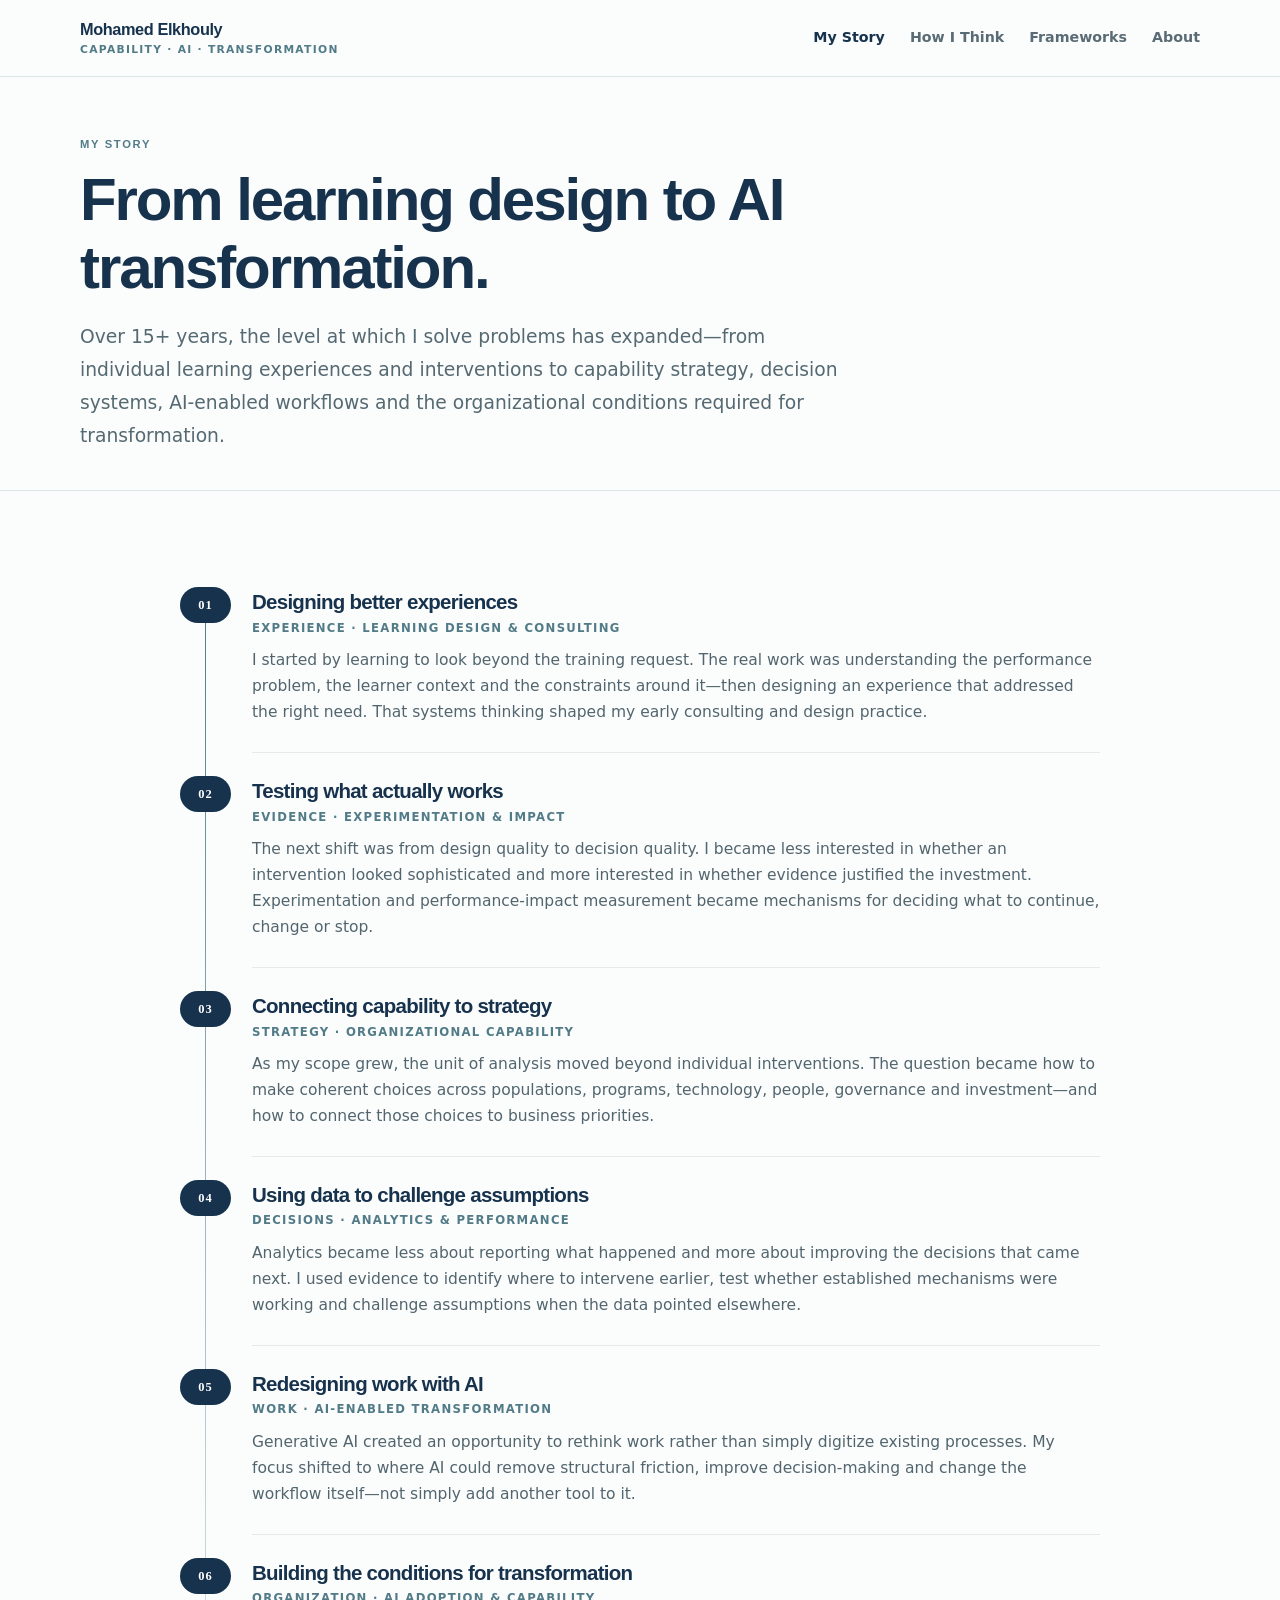
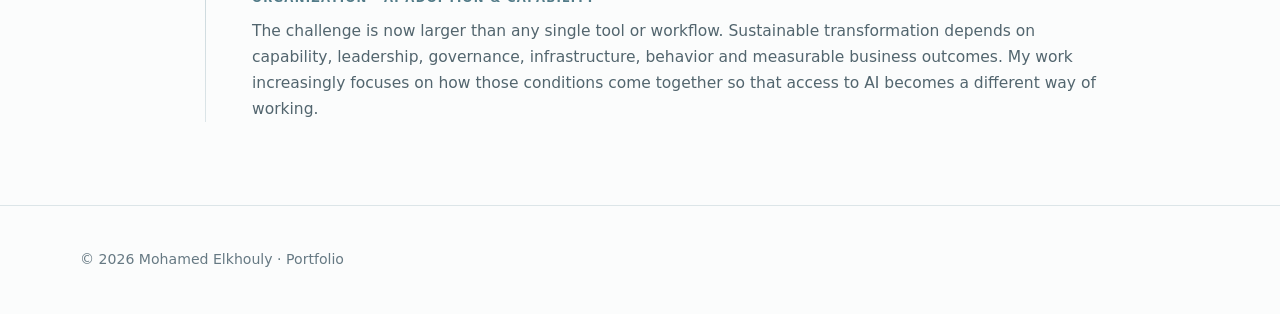
<file: index.html>
<!doctype html><html lang="en"><head><meta charset="utf-8"><meta name="viewport" content="width=device-width,initial-scale=1">
<meta name="description" content="Mohamed Elkhouly — Capability, AI and Organizational Transformation."><title>My Story | Mohamed Elkhouly</title><link rel="stylesheet" href="css/style.css"></head><body>
<header class="site-header"><div class="wrap nav"><a class="brand" href="index.html"><strong>Mohamed Elkhouly</strong><span>Capability · AI · Transformation</span></a><nav><a aria-current="page" href="index.html">My Story</a><a href="questions.html">How I Think</a><a href="try.html">Frameworks</a><a href="about.html">About</a></nav></div></header>
<main><section class="hero compact"><div class="wrap"><div class="eyebrow">My Story</div><h1>From learning design to AI transformation.</h1><p class="lead">Over 15+ years, the level at which I solve problems has expanded—from individual learning experiences and interventions to capability strategy, decision systems, AI-enabled workflows and the organizational conditions required for transformation.</p></div></section>
<section class="section"><div class="wrap"><div class="story-flow">
<article class="story-block" data-step="01"><h3>Designing better experiences</h3><div class="sub">Experience · Learning design & consulting</div><p>I started by learning to look beyond the training request. The real work was understanding the performance problem, the learner context and the constraints around it—then designing an experience that addressed the right need. That systems thinking shaped my early consulting and design practice.</p></article>
<article class="story-block" data-step="02"><h3>Testing what actually works</h3><div class="sub">Evidence · Experimentation & impact</div><p>The next shift was from design quality to decision quality. I became less interested in whether an intervention looked sophisticated and more interested in whether evidence justified the investment. Experimentation and performance-impact measurement became mechanisms for deciding what to continue, change or stop.</p></article>
<article class="story-block" data-step="03"><h3>Connecting capability to strategy</h3><div class="sub">Strategy · Organizational capability</div><p>As my scope grew, the unit of analysis moved beyond individual interventions. The question became how to make coherent choices across populations, programs, technology, people, governance and investment—and how to connect those choices to business priorities.</p></article>
<article class="story-block" data-step="04"><h3>Using data to challenge assumptions</h3><div class="sub">Decisions · Analytics & performance</div><p>Analytics became less about reporting what happened and more about improving the decisions that came next. I used evidence to identify where to intervene earlier, test whether established mechanisms were working and challenge assumptions when the data pointed elsewhere.</p></article>
<article class="story-block" data-step="05"><h3>Redesigning work with AI</h3><div class="sub">Work · AI-enabled transformation</div><p>Generative AI created an opportunity to rethink work rather than simply digitize existing processes. My focus shifted to where AI could remove structural friction, improve decision-making and change the workflow itself—not simply add another tool to it.</p></article>
<article class="story-block" data-step="06"><h3>Building the conditions for transformation</h3><div class="sub">Organization · AI adoption & capability</div><p>The challenge is now larger than any single tool or workflow. Sustainable transformation depends on capability, leadership, governance, infrastructure, behavior and measurable business outcomes. My work increasingly focuses on how those conditions come together so that access to AI becomes a different way of working.</p></article>
</div></div></section></main>
<footer><div class="wrap">© 2026 Mohamed Elkhouly · Portfolio</div></footer></body></html>
</file>
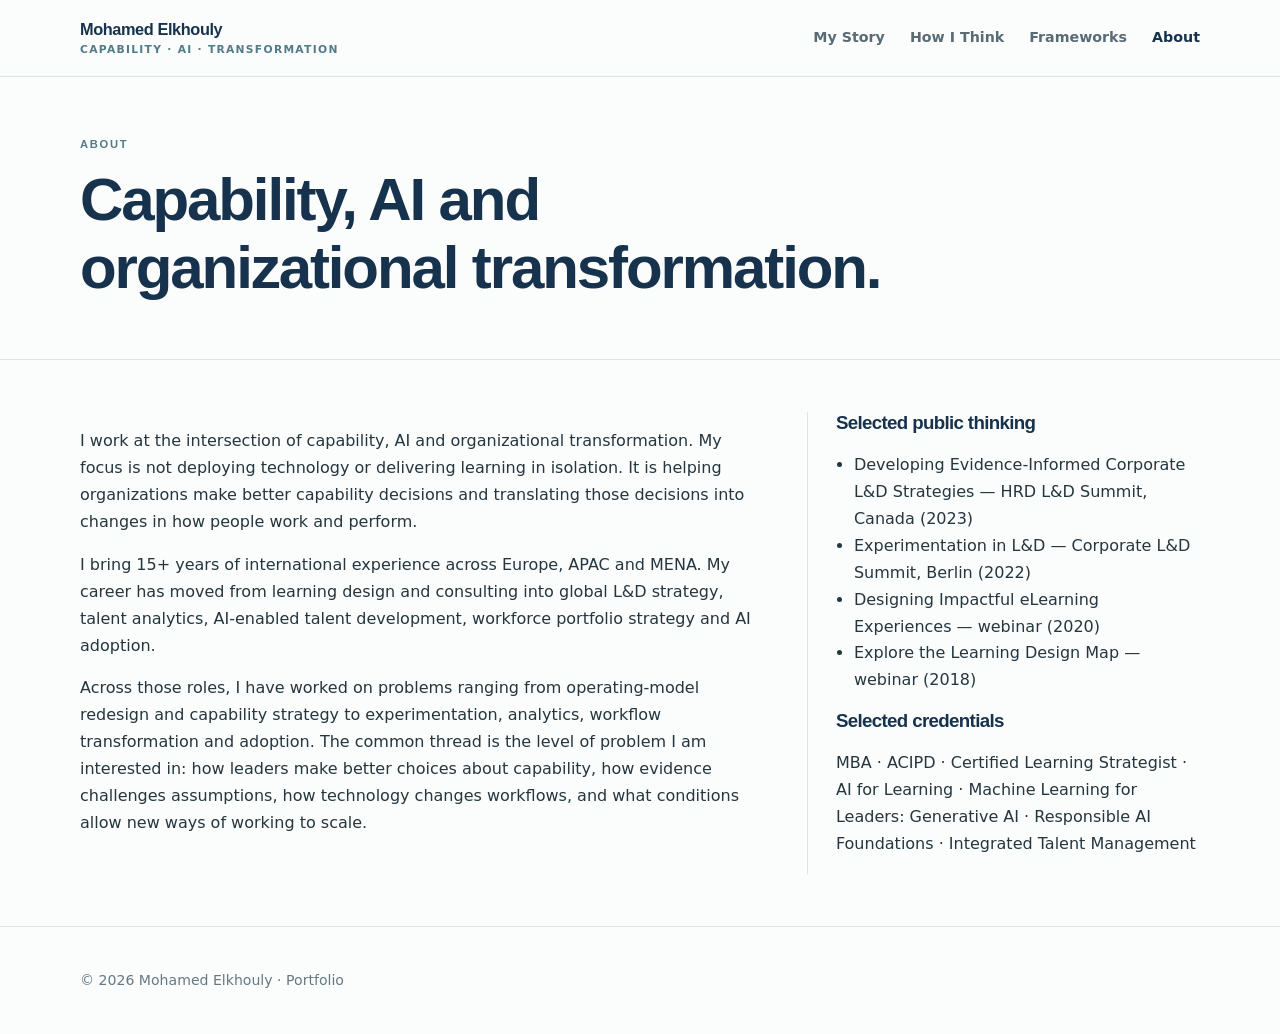
<file: about.html>
<!doctype html><html lang="en"><head><meta charset="utf-8"><meta name="viewport" content="width=device-width,initial-scale=1"><title>About | Mohamed Elkhouly</title><link rel="stylesheet" href="css/style.css"></head><body>
<header class="site-header"><div class="wrap nav"><a class="brand" href="index.html"><strong>Mohamed Elkhouly</strong><span>Capability · AI · Transformation</span></a><nav><a href="index.html">My Story</a><a href="questions.html">How I Think</a><a href="try.html">Frameworks</a><a aria-current="page" href="about.html">About</a></nav></div></header>
<main><section class="hero compact"><div class="wrap"><div class="eyebrow">About</div><h1>Capability, AI and organizational transformation.</h1></div></section>
<section class="section"><div class="wrap about-grid"><div>
<p>I work at the intersection of capability, AI and organizational transformation. My focus is not deploying technology or delivering learning in isolation. It is helping organizations make better capability decisions and translating those decisions into changes in how people work and perform.</p>
<p>I bring 15+ years of international experience across Europe, APAC and MENA. My career has moved from learning design and consulting into global L&amp;D strategy, talent analytics, AI-enabled talent development, workforce portfolio strategy and AI adoption.</p>
<p>Across those roles, I have worked on problems ranging from operating-model redesign and capability strategy to experimentation, analytics, workflow transformation and adoption. The common thread is the level of problem I am interested in: how leaders make better choices about capability, how evidence challenges assumptions, how technology changes workflows, and what conditions allow new ways of working to scale.</p>
</div><aside class="side"><h3>Selected public thinking</h3><ul><li>Developing Evidence-Informed Corporate L&amp;D Strategies — HRD L&amp;D Summit, Canada (2023)</li><li>Experimentation in L&amp;D — Corporate L&amp;D Summit, Berlin (2022)</li><li>Designing Impactful eLearning Experiences — webinar (2020)</li><li>Explore the Learning Design Map — webinar (2018)</li></ul>
<h3>Selected credentials</h3><p>MBA · ACIPD · Certified Learning Strategist · AI for Learning · Machine Learning for Leaders: Generative AI · Responsible AI Foundations · Integrated Talent Management</p></aside></div></section></main>
<footer><div class="wrap">© 2026 Mohamed Elkhouly · Portfolio</div></footer></body></html>
</file>
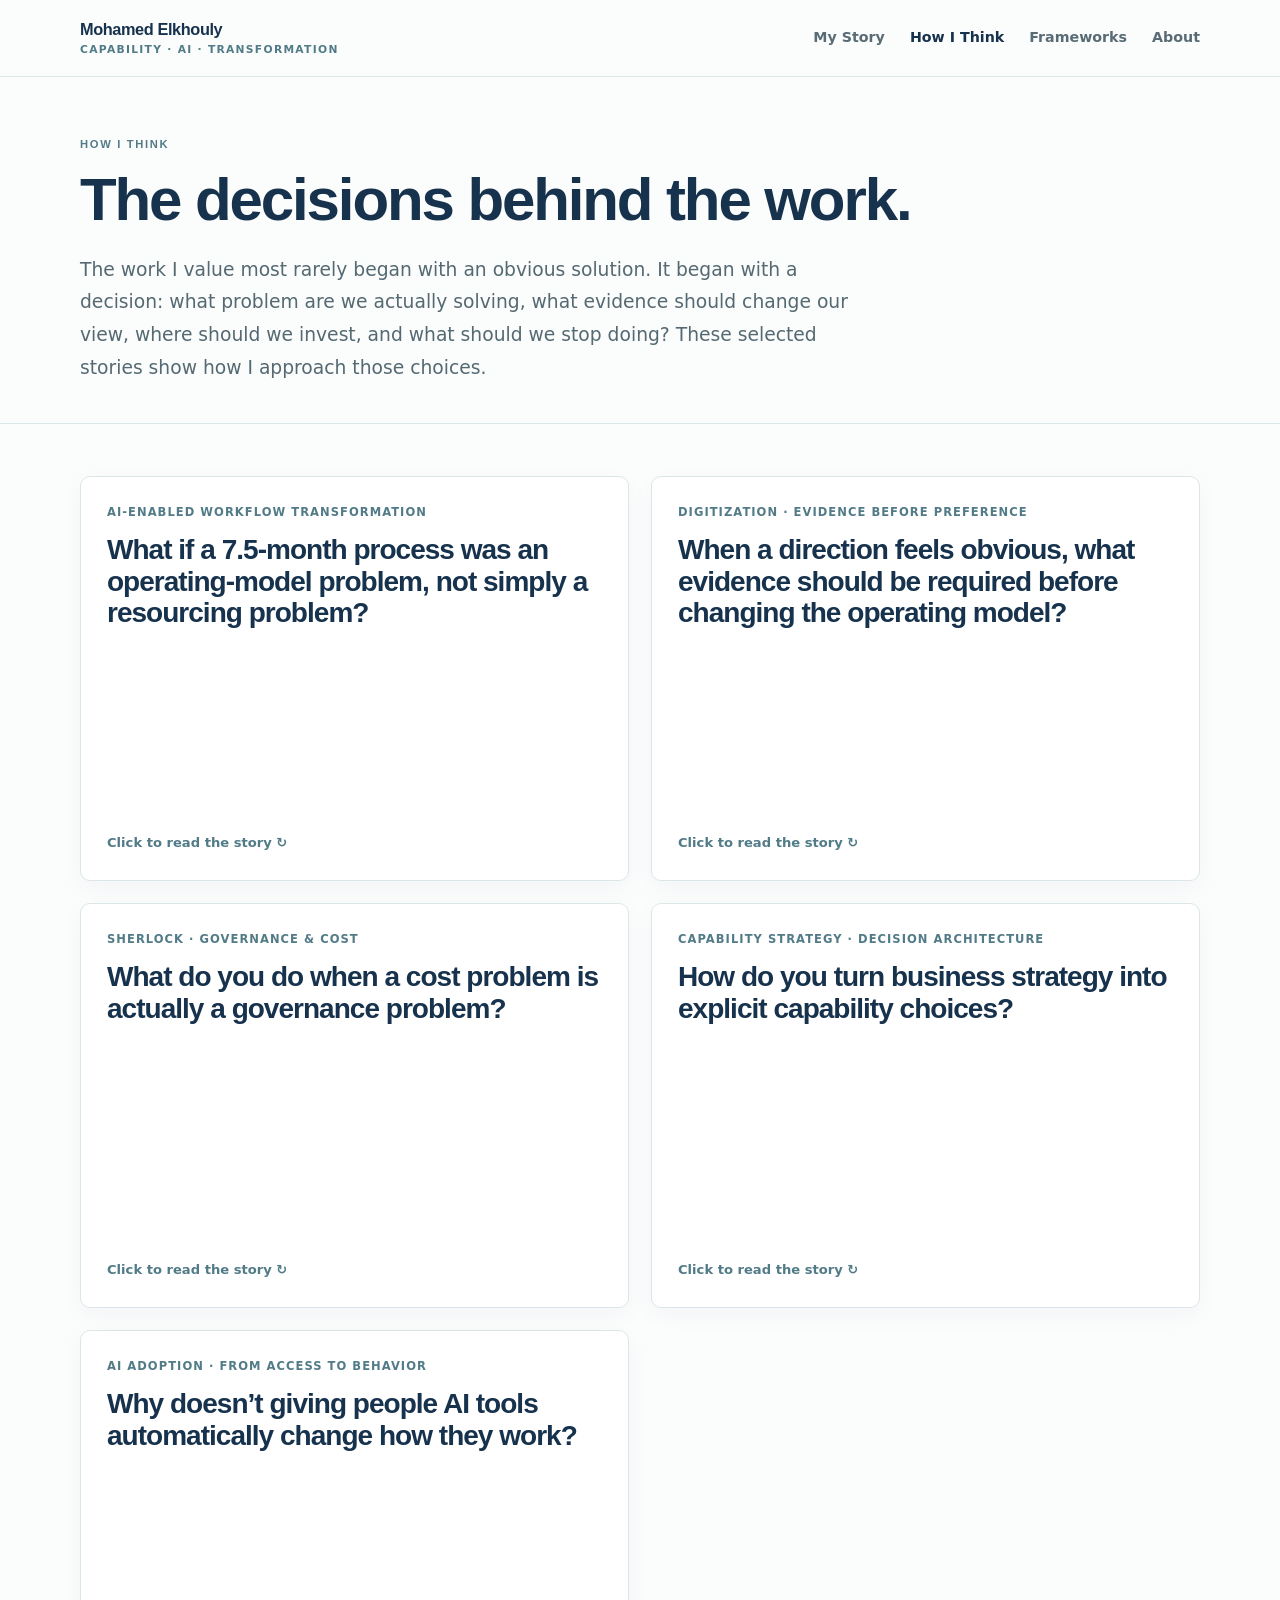
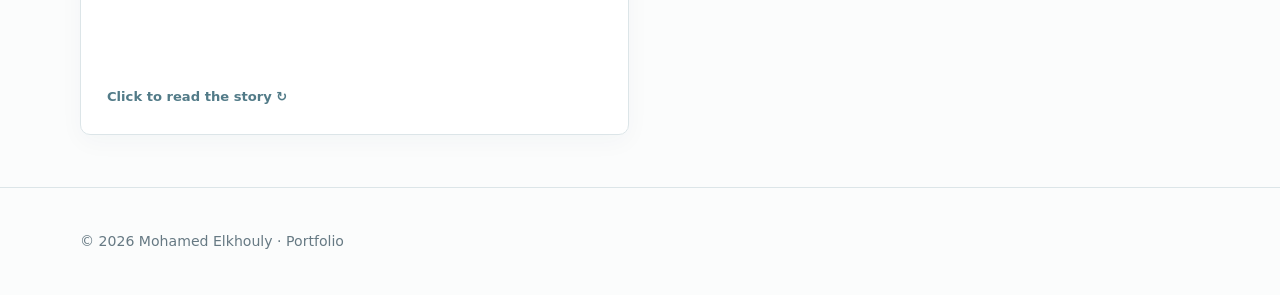
<file: questions.html>
<!doctype html><html lang="en"><head><meta charset="utf-8"><meta name="viewport" content="width=device-width,initial-scale=1"><title>How I Think | Mohamed Elkhouly</title><link rel="stylesheet" href="css/style.css"></head><body>
<header class="site-header"><div class="wrap nav"><a class="brand" href="index.html"><strong>Mohamed Elkhouly</strong><span>Capability · AI · Transformation</span></a><nav><a href="index.html">My Story</a><a aria-current="page" href="questions.html">How I Think</a><a href="try.html">Frameworks</a><a href="about.html">About</a></nav></div></header>
<main><section class="hero compact"><div class="wrap"><div class="eyebrow">How I Think</div><h1>The decisions behind the work.</h1><p class="lead">The work I value most rarely began with an obvious solution. It began with a decision: what problem are we actually solving, what evidence should change our view, where should we invest, and what should we stop doing? These selected stories show how I approach those choices.</p></div></section>
<section class="section"><div class="wrap"><div class="cards">

<article class="flip-card" tabindex="0" role="button" aria-label="Flip card: What if a 7.5-month process was an operating-model problem, not simply a resourcing problem?"><div class="flip-inner"><div class="flip-face flip-front"><div><div class="tag">AI-enabled workflow transformation</div><h3>What if a 7.5-month process was an operating-model problem, not simply a resourcing problem?</h3></div><div class="flip-hint">Click to read the story ↻</div></div><div class="flip-face flip-back"><div class="tag">Operating-model redesign</div><p>Learning-development requests were taking an average of 7.5 months. The visible constraint was capacity, but adding resources would have treated the symptom. I reframed the problem around the operating model: how could the organization fundamentally change the way work moved from an identified performance need to a usable solution?</p><p>I influenced senior leadership to establish a reduction goal and secured agreement to create the function’s first scrum-based delivery team. Rather than beginning with a preferred technology, we evaluated multiple internal and external options, selected an AI-enabled approach, tested it with leaders and built adoption into the operating mechanism.</p><p>The redesigned workflow reduced foundational-content design time by 99% and overall soft-skills turnaround by 60%. The broader lesson was structural: technology creates disproportionate value when leaders are willing to redesign the system around it—not simply insert it into the existing process.</p><div class="flip-hint">Click to return ↻</div></div></div></article>

<article class="flip-card" tabindex="0" role="button" aria-label="Flip card: When a direction feels obvious, what evidence should be required before changing the operating model?"><div class="flip-inner"><div class="flip-face flip-front"><div><div class="tag">Digitization · evidence before preference</div><h3>When a direction feels obvious, what evidence should be required before changing the operating model?</h3></div><div class="flip-hint">Click to read the story ↻</div></div><div class="flip-face flip-back"><div class="tag">Digitization · evidence before preference</div><p>The delivery model was heavily instructor-led, making facilitation time a significant source of non-productive capacity. Digitizing system training appeared to be the obvious answer, but the proposal was challenged by a senior leader. Rather than argue from preference, I turned the disagreement into an experiment.</p><p>I designed an A/B test comparing delivery approaches and used learner retention alongside operating efficiency as decision evidence. In the tested context, the digital approach produced 37% higher retention while reducing facilitation time by 45%.</p><p>The significance was not simply moving training online. It established a pattern I continue to use: when senior stakeholders hold different views and the available evidence is weak, make the assumption testable and let evidence determine the direction.</p><div class="flip-hint">Click to return ↻</div></div></div></article>

<article class="flip-card" tabindex="0" role="button" aria-label="Flip card: What do you do when a cost problem is actually a governance problem?"><div class="flip-inner"><div class="flip-face flip-front"><div><div class="tag">Sherlock · governance & cost</div><h3>What do you do when a cost problem is actually a governance problem?</h3></div><div class="flip-hint">Click to read the story ↻</div></div><div class="flip-face flip-back"><div class="tag">Sherlock · governance & cost</div><p>The organization had set a significant training-cost reduction objective, initially framed around reducing seat time. I began with the baseline rather than the proposed solution, analyzing approximately 13,000 data points. The analysis exposed a more fundamental issue: the learning function had visibility of only about a quarter of the activity being classified as training, with meetings also contributing to the cost base.</p><p>I concluded that sustainable savings required governance, not another isolated efficiency intervention. When a key stakeholder raised bandwidth and capability constraints, I negotiated dedicated ownership, designed the workflow and enabled the new owner to operate it. The mechanism introduced clearer enrollment and oversight rather than relying on informal control.</p><p>The work delivered a reported 400K reduction. More importantly, it reinforced a leadership principle: when the system lacks visibility and ownership, optimizing individual activities will not solve the underlying economics.</p><div class="flip-hint">Click to return ↻</div></div></div></article>

<article class="flip-card" tabindex="0" role="button" aria-label="Flip card: How do you turn business strategy into explicit capability choices?"><div class="flip-inner"><div class="flip-face flip-front"><div><div class="tag">Capability strategy · decision architecture</div><h3>How do you turn business strategy into explicit capability choices?</h3></div><div class="flip-hint">Click to read the story ↻</div></div><div class="flip-face flip-back"><div class="tag">Capability strategy · decision architecture</div><p>As my scope expanded, individual learning solutions stopped being the right unit of analysis. The harder problem was how a function makes coherent choices across populations, programs, metrics, people, technology, governance and investment.</p><p>I developed a strategy mechanism that connects organizational context, business goals and needs analysis to the choices required to build a multi-year capability strategy—including programs, metrics, staffing, technology, skills, governance and estimated investment.</p><p>The intention was not to create another planning template. It was to make strategic choices explicit enough for leaders to align stakeholders, expose trade-offs and connect capability investment to organizational priorities.</p><div class="flip-hint">Click to return ↻</div></div></div></article>

<article class="flip-card" tabindex="0" role="button" aria-label="Flip card: Why doesn’t giving people AI tools automatically change how they work?"><div class="flip-inner"><div class="flip-face flip-front"><div><div class="tag">AI adoption · from access to behavior</div><h3>Why doesn’t giving people AI tools automatically change how they work?</h3></div><div class="flip-hint">Click to read the story ↻</div></div><div class="flip-face flip-back"><div class="tag">AI adoption · provisional evidence</div><p>Tool availability is only one condition for adoption. I started by measuring actual usage and barriers rather than assuming that more training was the answer, then combined targeted capability building, peer examples and collaborative work on real pain points.</p><p>Among 22 post-initiative respondents, reported daily AI use increased from 48% to 68%, while reported non-use fell from four people to zero. I treat that as evidence of an early adoption intervention—not proof of organization-wide transformation.</p><p>The work sharpened a distinction that now anchors my approach. Adoption asks, “How can AI help us do what we already do?” Transformation asks, “What should we do differently because AI exists?” My current thinking therefore looks beyond capability building to leadership, governance, infrastructure, behavior, workflow change and business outcomes.</p><div class="flip-hint">Click to return ↻</div></div></div></article>

</div></div></section></main>
<footer><div class="wrap">© 2026 Mohamed Elkhouly · Portfolio</div></footer><script src="js/questions.js"></script></body></html>
</file>
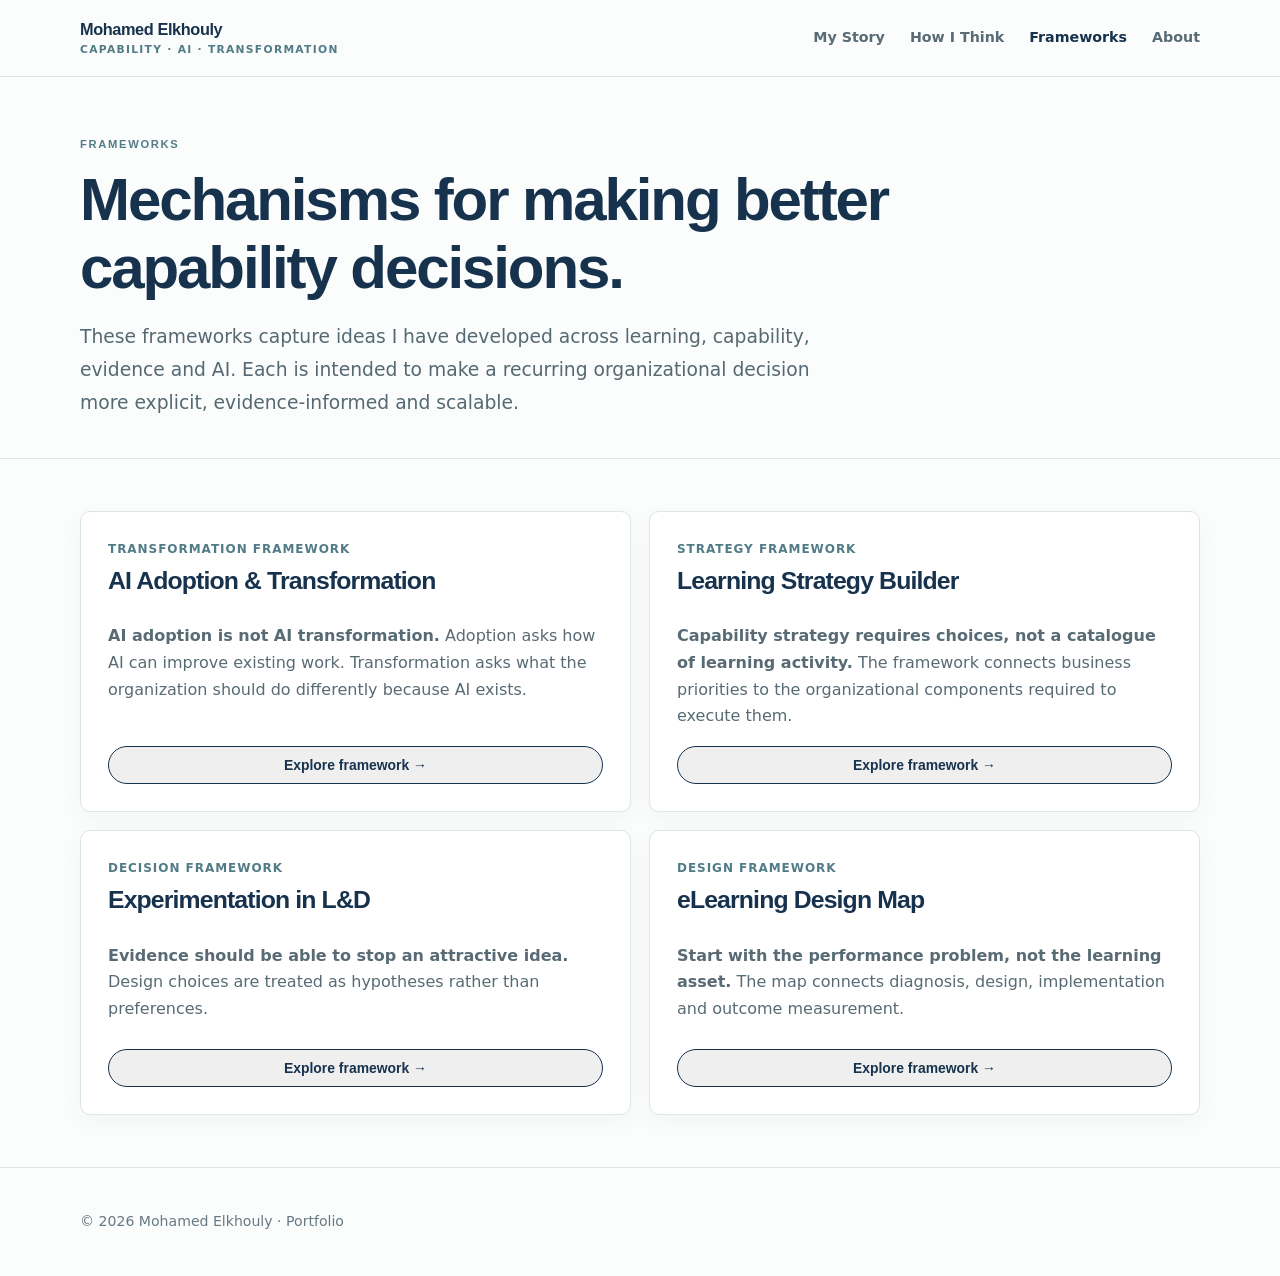
<file: try.html>
<!doctype html><html lang="en"><head><meta charset="utf-8"><meta name="viewport" content="width=device-width,initial-scale=1"><title>Frameworks | Mohamed Elkhouly</title><link rel="stylesheet" href="css/style.css"></head><body>
<header class="site-header"><div class="wrap nav"><a class="brand" href="index.html"><strong>Mohamed Elkhouly</strong><span>Capability · AI · Transformation</span></a><nav><a href="index.html">My Story</a><a href="questions.html">How I Think</a><a aria-current="page" href="try.html">Frameworks</a><a href="about.html">About</a></nav></div></header>
<main><section class="hero compact"><div class="wrap"><div class="eyebrow">Frameworks</div><h1>Mechanisms for making better capability decisions.</h1><p class="lead">These frameworks capture ideas I have developed across learning, capability, evidence and AI. Each is intended to make a recurring organizational decision more explicit, evidence-informed and scalable.</p></div></section>
<section class="section"><div class="wrap"><div class="library">
<article class="framework"><div class="status">Transformation framework</div><h3>AI Adoption & Transformation</h3><p><strong>AI adoption is not AI transformation.</strong> Adoption asks how AI can improve existing work. Transformation asks what the organization should do differently because AI exists.</p><div class="spacer"></div><button class="btn framework-toggle">Explore framework →</button><div class="framework-detail"><p>The framework looks across five organizational conditions: Adoption, Infrastructure, Governance, Leadership and Capability.</p><p>It connects those conditions to behavior and workflow change, and ultimately to business outcomes: <strong>Capability → Adoption → Behavior/workflow change → Business impact.</strong></p><p>This framework will continue to evolve as additional transformation evidence is incorporated.</p></div></article>
<article class="framework"><div class="status">Strategy framework</div><h3>Learning Strategy Builder</h3><p><strong>Capability strategy requires choices, not a catalogue of learning activity.</strong> The framework connects business priorities to the organizational components required to execute them.</p><div class="spacer"></div><button class="btn framework-toggle">Explore framework →</button><div class="framework-detail"><p><strong>Three drivers:</strong> business goals, annual needs analysis and content maintenance.</p><p><strong>Nine components:</strong> population, programs, metrics, staffing, technology, capabilities, outsourcing, governance and budget.</p><p>Its purpose is to make trade-offs visible and translate business priorities into a coherent multi-year capability strategy.</p></div></article>
<article class="framework"><div class="status">Decision framework</div><h3>Experimentation in L&D</h3><p><strong>Evidence should be able to stop an attractive idea.</strong> Design choices are treated as hypotheses rather than preferences.</p><div class="spacer"></div><button class="btn framework-toggle">Explore framework →</button><div class="framework-detail"><p>Define the hypothesis, success metric, monitoring metric, do-no-harm measure and explicit decision rule before running the intervention.</p><p>The purpose is disciplined decision-making: evidence can validate an idea, challenge it—or stop it.</p></div></article>
<article class="framework"><div class="status">Design framework</div><h3>eLearning Design Map</h3><p><strong>Start with the performance problem, not the learning asset.</strong> The map connects diagnosis, design, implementation and outcome measurement.</p><div class="spacer"></div><button class="btn framework-toggle">Explore framework →</button><div class="framework-detail"><p>Data Collection → Validation → Proposal → Project → Impact → Content → Design → Development → Implementation → Outcome.</p><p>It reflects an earlier stage of my work, but the principle remains central: design decisions should be grounded in context, constraints, root cause and measurable outcomes.</p></div></article>
</div></div></section></main><footer><div class="wrap">© 2026 Mohamed Elkhouly · Portfolio</div></footer><script src="js/frameworks.js"></script></body></html>
</file>
<file: css/style.css>
:root{--ink:#17324d;--ink2:#315466;--muted:#667983;--paper:#fbfcfc;--white:#fff;--line:#dce5e8;--soft:#edf4f5;--accent:#527b88;--max:1120px}
*{box-sizing:border-box}html{scroll-behavior:smooth}body{margin:0;background:var(--paper);color:#25363e;font-family:Inter,ui-sans-serif,system-ui,-apple-system,BlinkMacSystemFont,"Segoe UI",sans-serif;line-height:1.68}
a{color:inherit}.wrap{width:min(calc(100% - 40px),var(--max));margin:auto}.site-header{position:sticky;top:0;z-index:50;background:rgba(251,252,252,.94);backdrop-filter:blur(14px);border-bottom:1px solid var(--line)}
.nav{min-height:72px;display:flex;align-items:center;justify-content:space-between;gap:24px}.brand{text-decoration:none;font-weight:850;color:var(--ink);letter-spacing:-.025em}
nav{display:flex;gap:20px;flex-wrap:wrap}nav a{text-decoration:none;color:#596b74;font-weight:680;font-size:.92rem}nav a:hover,nav a[aria-current=page]{color:var(--ink)}
.hero{padding:86px 0 54px}.hero.compact{padding-bottom:36px}.eyebrow{text-transform:uppercase;letter-spacing:.15em;font-size:.74rem;font-weight:850;color:var(--accent)}
h1,h2,h3{color:var(--ink);line-height:1.13;letter-spacing:-.035em}h1{font-size:clamp(2.7rem,6.4vw,5.4rem);max-width:950px;margin:.22em 0}.lead{font-size:clamp(1.08rem,2vw,1.32rem);max-width:820px;color:#556972}
.section{padding:72px 0;border-top:1px solid var(--line)}.section-intro{max-width:790px;margin-bottom:38px}.section h2{font-size:clamp(2rem,4vw,3.2rem);margin:0 0 14px}.section-intro p{font-size:1.06rem;color:#5c6f78}
.story-flow{position:relative;max-width:920px;margin:25px auto 0}.story-flow:before{content:"";position:absolute;left:38px;top:38px;bottom:38px;width:2px;background:linear-gradient(var(--accent),var(--line))}
.story-block{position:relative;margin:0 0 24px 82px;padding:27px 30px;background:var(--white);border:1px solid var(--line);border-radius:18px;box-shadow:0 8px 26px rgba(23,50,77,.04)}
.story-block:before{content:attr(data-step);position:absolute;left:-82px;top:27px;width:76px;height:42px;display:grid;place-items:center;border-radius:999px;background:var(--ink);color:white;font-size:.78rem;font-weight:850;letter-spacing:.08em}
.story-block h3{margin:0 0 5px;font-size:1.4rem}.story-block .sub{color:var(--accent);font-size:.87rem;font-weight:800;text-transform:uppercase;letter-spacing:.07em;margin-bottom:12px}.story-block p{margin:0;color:#52656e}
.closing{max-width:860px;margin:48px auto 0;padding:28px;border-left:3px solid var(--accent);font-size:1.25rem;color:var(--ink2);font-weight:650}
.btn{display:inline-block;text-decoration:none;border-radius:999px;padding:11px 18px;font-weight:780;border:1px solid var(--ink);color:var(--ink)}.btn.primary{background:var(--ink);color:#fff}.cta-row{display:flex;gap:12px;flex-wrap:wrap;margin-top:28px}
.cards{display:grid;grid-template-columns:repeat(2,minmax(0,1fr));gap:22px}.flip-card{height:430px;perspective:1200px;cursor:pointer}.flip-inner{position:relative;width:100%;height:100%;transition:transform .55s;transform-style:preserve-3d}.flip-card.flipped .flip-inner{transform:rotateY(180deg)}
.flip-face{position:absolute;inset:0;backface-visibility:hidden;-webkit-backface-visibility:hidden;border:1px solid var(--line);border-radius:20px;background:white;padding:30px;box-shadow:0 9px 28px rgba(23,50,77,.05);overflow:auto}
.flip-front{display:flex;flex-direction:column;justify-content:space-between}.flip-front h3{font-size:clamp(1.3rem,2.4vw,1.75rem);margin:12px 0}.flip-back{transform:rotateY(180deg);font-size:.94rem}.flip-back p:first-of-type{margin-top:0}.flip-hint{font-size:.82rem;color:var(--accent);font-weight:800}.tag{text-transform:uppercase;letter-spacing:.09em;color:var(--accent);font-size:.72rem;font-weight:850}
.library{display:grid;grid-template-columns:repeat(2,minmax(0,1fr));gap:22px}.framework{background:white;border:1px solid var(--line);border-radius:20px;padding:30px;display:flex;flex-direction:column;min-height:300px}.framework h3{font-size:1.55rem;margin:8px 0 12px}.framework p{color:#586b74}.framework .spacer{flex:1}.status{display:inline-block;font-size:.75rem;font-weight:850;letter-spacing:.08em;text-transform:uppercase;color:var(--accent)}
.framework-detail{display:none;margin-top:20px;padding-top:20px;border-top:1px solid var(--line)}.framework.open .framework-detail{display:block}.framework-detail ul{padding-left:20px}
.about-grid{display:grid;grid-template-columns:1.55fr .9fr;gap:50px}.side{border-left:1px solid var(--line);padding-left:28px}.side h3{margin-top:0}.side ul{padding-left:18px}
footer{padding:42px 0;border-top:1px solid var(--line);color:var(--muted);font-size:.88rem}
@media(max-width:780px){.nav{padding:17px 0;align-items:flex-start;flex-direction:column}nav{gap:13px}.site-header{position:static}.wrap{width:min(calc(100% - 28px),var(--max))}.hero{padding:60px 0 40px}.section{padding:55px 0}.cards,.library,.about-grid{grid-template-columns:1fr}.flip-card{height:500px}.story-flow:before{left:18px}.story-block{margin-left:48px;padding:23px}.story-block:before{left:-48px;width:38px;height:38px;top:23px;font-size:.67rem}.side{border-left:0;border-top:1px solid var(--line);padding:25px 0 0}}
@media(prefers-reduced-motion:reduce){.flip-inner{transition:none}}
\n\n/* V4 editorial visual refresh */\n@import url('https://fonts.googleapis.com/css2?family=Inter:wght@400;500;600&family=Manrope:wght@600;700;800&display=swap');\n:root{--ink:#18344c;--ink2:#345363;--muted:#6a7b82;--paper:#f8f7f3;--white:#fffefa;--line:#d9dfdd;--soft:#eef1ed;--accent:#5b7f82;--max:1080px}\nbody{background:var(--paper);font-family:"Inter",system-ui,sans-serif;line-height:1.7}.wrap{width:min(calc(100% - 48px),var(--max))}\n.site-header{background:rgba(248,247,243,.94);border-bottom:1px solid rgba(24,52,76,.10)}.nav{min-height:76px;gap:28px}.brand{display:flex;flex-direction:column;line-height:1.1}.brand strong{font-family:"Manrope",sans-serif;font-size:1.02rem}.brand span{margin-top:5px;font-size:.67rem;color:var(--accent);text-transform:uppercase;letter-spacing:.12em;font-weight:600}nav{gap:25px}nav a{font-size:.89rem;font-weight:600}\n.hero,.hero.compact{padding:58px 0 38px}.eyebrow{font-family:"Manrope",sans-serif;margin-bottom:12px;font-size:.7rem}h1,h2,h3{font-family:"Manrope",sans-serif}h1{font-size:clamp(2.45rem,5vw,3.75rem);max-width:850px;margin:0 0 20px;font-weight:700}.lead{font-size:clamp(1.02rem,1.7vw,1.17rem);max-width:780px;line-height:1.75;margin:0}.section{padding:52px 0}\n.story-flow{max-width:850px;margin:4px auto 0}.story-flow:before{left:25px;top:27px;bottom:27px;width:1px}.story-block{margin:0 0 4px 72px;padding:22px 0 27px;background:transparent;border:0;border-bottom:1px solid rgba(24,52,76,.09);border-radius:0;box-shadow:none}.story-block:last-child{border-bottom:0}.story-block:before{left:-72px;top:19px;width:51px;height:36px;border-radius:999px;font-family:"Manrope"}.story-block h3{font-size:1.28rem}.story-block .sub{font-size:.73rem;letter-spacing:.11em;margin-bottom:9px}.story-block p{font-size:.97rem}.closing{max-width:850px;margin:30px auto 0;padding:21px 24px;font-size:1.08rem}\n.cards,.library{gap:18px}.flip-face,.framework{border-radius:10px;background:var(--white);box-shadow:0 7px 24px rgba(24,52,76,.035)}.flip-card{height:405px}.flip-face{padding:26px}.framework{padding:27px;min-height:285px}.btn{font-size:.87rem;padding:10px 16px}\n@media(max-width:780px){.wrap{width:min(calc(100% - 30px),var(--max))}.hero,.hero.compact{padding:43px 0 31px}.story-flow:before{left:17px}.story-block{margin-left:50px;padding:20px 0 24px}.story-block:before{left:-50px;width:36px;height:32px;top:18px}.flip-card{height:485px}}\n
</file>
